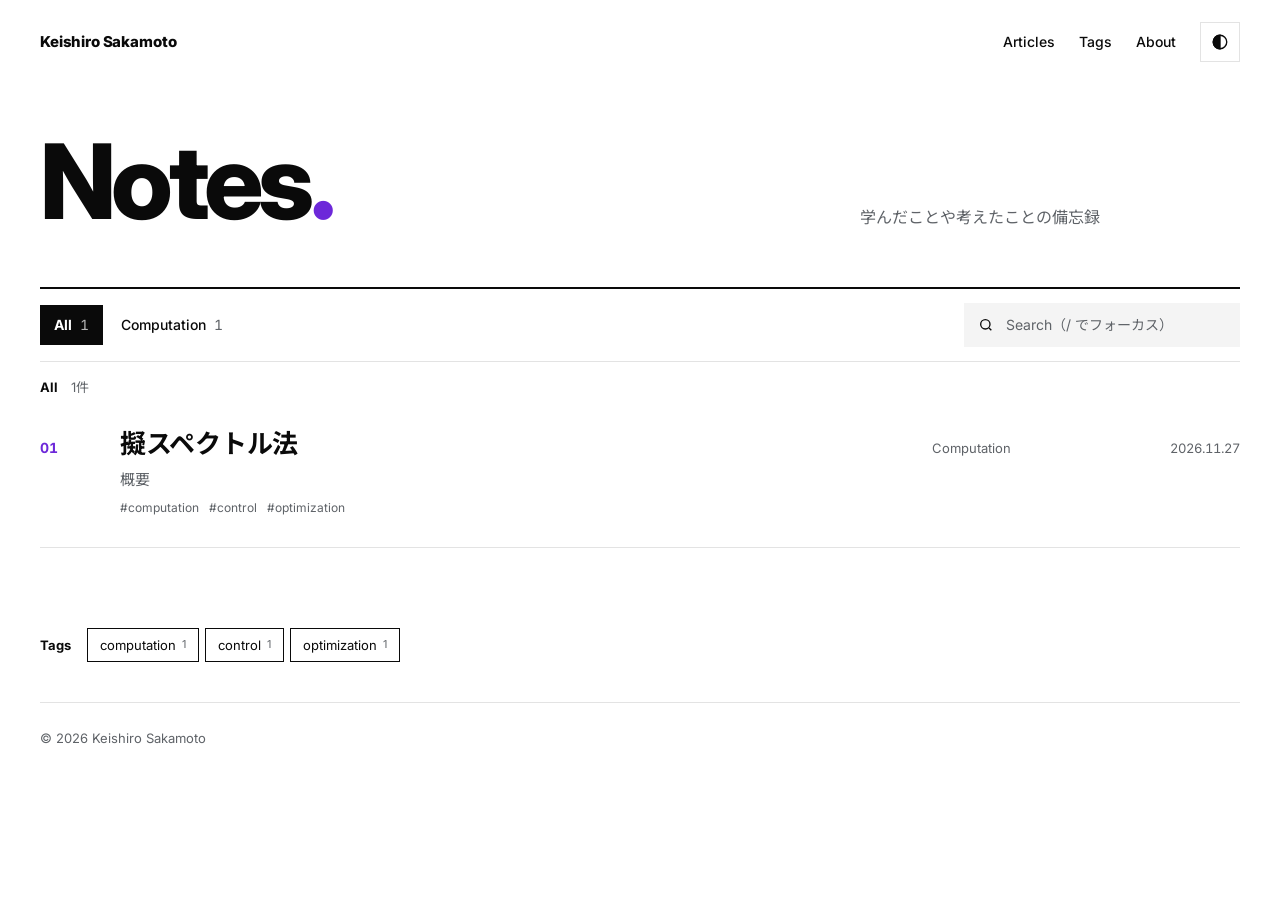
<file: index.html>
<!doctype html>
<html lang="ja">
<head>
  <meta charset="UTF-8" />
  <meta name="viewport" content="width=device-width, initial-scale=1.0" />
  <title>Keishiro Sakamoto</title>
  <meta name="description" content="学んだことや考えたことの備忘録" />
  <link rel="preconnect" href="https://fonts.googleapis.com" />
  <link rel="preconnect" href="https://fonts.gstatic.com" crossorigin />
  <link rel="stylesheet" href="https://fonts.googleapis.com/css2?family=Inter:wght@400;500;700;800&family=Noto+Sans+JP:wght@400;500;700;900&display=swap" />
  <link rel="stylesheet" href="assets/css/theme.css" />
  <link rel="stylesheet" href="assets/css/style.css" />
  <script src="assets/js/config.js"></script>
  <script defer src="assets/js/common.js"></script>
  <script defer src="assets/js/index.js"></script>
</head>
<body>
  <header class="site-header wrap">
    <a href="index.html" class="brand" data-site-title>Keishiro Sakamoto</a>
    <nav class="nav">
      <a href="index.html">Articles</a>
      <a href="#tags">Tags</a>
      <a href="post.html?p=about">About</a>
      <button class="theme-btn" id="themeBtn" type="button" aria-label="ダーク / ライト切替">
        <svg width="18" height="18" viewBox="0 0 24 24" fill="none" stroke="currentColor" stroke-width="1.8" aria-hidden="true"><circle cx="12" cy="12" r="9"/><path d="M12 3a9 9 0 0 0 0 18z" fill="currentColor"/></svg>
      </button>
    </nav>
  </header>

  <main class="wrap">
    <section class="hero">
      <h1 class="hero-title">Notes<span class="dot">.</span></h1>
      <p class="hero-lead">学んだことや考えたことの備忘録</p>
    </section>

    <section id="posts">
      <div class="filter-bar">
        <ul class="tabs" id="categoryTabs" aria-label="カテゴリ"></ul>
        <label class="search">
          <svg width="16" height="16" viewBox="0 0 24 24" fill="none" stroke="currentColor" stroke-width="2" aria-hidden="true"><circle cx="11" cy="11" r="7"/><path d="m20 20-3.5-3.5"/></svg>
          <span class="sr-only">記事を検索</span>
          <input id="searchInput" type="search" placeholder="Search（/ でフォーカス）" />
        </label>
      </div>

      <div class="list-meta">
        <span><strong id="listTitle">All</strong>　<span id="resultCount">0件</span></span>
        <div class="filters" id="activeFilters"></div>
      </div>

      <ol class="rows" id="postList"></ol>
      <div class="pagination" id="pagination"></div>

      <div class="tag-section" id="tags">
        <span class="tag-section-label">Tags</span>
        <div class="tag-list" id="tagList"></div>
      </div>
    </section>
  </main>

  <footer class="site-footer wrap">
    <span>© <span id="year"></span> <span data-site-title>Keishiro Sakamoto</span></span>
  </footer>
</body>
</html>
</file>
<file: assets/css/theme.css>
/* ==========================================================================
   theme.css — サイトの見た目はここだけ編集すれば変えられます
   --------------------------------------------------------------------------
   1. 差し色（パレット）は assets/js/config.js の SITE.palette で選ぶ
      'blue' | 'red' | 'green' | 'orange' | 'purple' | 'mono'
      → URL に ?palette=red を付けると、その場で試せます
   2. 独自の色にしたいときは、下の「独自パレット」の例をコピーして追加
   3. 文字・背景・罫線などの基本色は :root（ライト）と [data-theme="dark"]
   ========================================================================== */

/* ---------------------------------------------------------------- 基本色 (ライト) */
:root {
  --bg: #ffffff;          /* 背景 */
  --surface: #f4f4f4;     /* 検索欄など */
  --text: #0a0a0a;        /* 本文 */
  --muted: #5f6368;       /* 補足テキスト */
  --line: #e3e3e3;        /* 細い罫線 */
  --rule: #0a0a0a;        /* 太い罫線（区切り） */
  --code-bg: #0a0a0a;
  --code-text: #f4f4f4;
  --inline-code-bg: #f1f1f1;
  --selection: color-mix(in srgb, var(--accent) 22%, transparent);

  /* フォント */
  --font-sans: "Inter", "Noto Sans JP", ui-sans-serif, system-ui, -apple-system, "Hiragino Sans", sans-serif;
  --font-mono: "JetBrains Mono", ui-monospace, SFMono-Regular, Menlo, Consolas, monospace;

  /* 文字サイズ・レイアウト */
  --hero-size: clamp(56px, 10vw, 104px);  /* 一覧ページの大見出し */
  --title-size: clamp(32px, 5.2vw, 60px); /* 記事タイトル */
  --body-size: 17px;
  --maxw: 1200px;
  --radius: 0px;           /* 角丸。0 で Swiss らしいシャープさ、6px などで柔らかく */
}

/* ---------------------------------------------------------------- 基本色 (ダーク) */
html[data-theme="dark"] {
  --bg: #0d0d0f;
  --surface: #1a1a1d;
  --text: #f2f2f2;
  --muted: #a1a1aa;
  --line: #2a2a2e;
  --rule: #f2f2f2;
  --code-bg: #18181b;
  --code-text: #e4e4e7;
  --inline-code-bg: #232327;
}

/* ---------------------------------------------------------------- 差し色パレット
   --accent-light : ライトテーマで使う色（白背景でコントラスト 4.5:1 以上）
   --accent-dark  : ダークテーマで使う色（明るめ）                                */
html,
html[data-palette="blue"]   { --accent-light: #1d4ed8; --accent-dark: #7aa2ff; }
html[data-palette="red"]    { --accent-light: #d1002a; --accent-dark: #ff6b7f; }
html[data-palette="green"]  { --accent-light: #0f7b4f; --accent-dark: #4fd69c; }
html[data-palette="orange"] { --accent-light: #c2410c; --accent-dark: #ff9b5e; }
html[data-palette="purple"] { --accent-light: #6d28d9; --accent-dark: #b794ff; }
html[data-palette="mono"]   { --accent-light: #0a0a0a; --accent-dark: #f2f2f2; }

/* 独自パレットの例（config.js で palette: 'teal' と指定）
html[data-palette="teal"]   { --accent-light: #0f766e; --accent-dark: #5eead4; }
*/

html { --accent: var(--accent-light); --accent-contrast: #ffffff; }
html[data-theme="dark"] { --accent: var(--accent-dark); --accent-contrast: #0a0a0a; }
</file>
<file: assets/css/style.css>
/* レイアウトと部品。色・フォントは theme.css の変数を使う */

* { box-sizing: border-box; }
html { scroll-behavior: smooth; scroll-padding-top: 24px; }
body {
  margin: 0;
  font-family: var(--font-sans);
  background: var(--bg);
  color: var(--text);
  line-height: 1.7;
  -webkit-font-smoothing: antialiased;
  font-feature-settings: "palt" 0;
}
::selection { background: var(--selection); }
a { color: inherit; text-decoration: none; }
a:hover { color: var(--accent); }
button, input { font: inherit; color: inherit; }
:focus-visible { outline: 2px solid var(--accent); outline-offset: 2px; }
[hidden] { display: none !important; }
.sr-only { position: absolute; width: 1px; height: 1px; overflow: hidden; clip: rect(0 0 0 0); white-space: nowrap; }
.wrap { width: min(var(--maxw), calc(100% - 48px)); margin: 0 auto; }

/* ---------------------------------------------------------------- header / footer */
.site-header {
  display: flex;
  flex-wrap: wrap;
  gap: 16px;
  justify-content: space-between;
  align-items: center;
  padding: 22px 0;
  font-size: 14px;
  font-weight: 500;
}
.brand { font-weight: 800; letter-spacing: -0.01em; font-size: 15px; }
.nav { display: flex; gap: 24px; align-items: center; }
.theme-btn {
  width: 40px;
  height: 40px;
  display: inline-flex;
  align-items: center;
  justify-content: center;
  border: 1px solid var(--line);
  border-radius: var(--radius);
  background: transparent;
  cursor: pointer;
}
.theme-btn:hover { border-color: var(--text); }
.site-footer {
  display: flex;
  flex-wrap: wrap;
  justify-content: space-between;
  gap: 12px;
  padding: 24px 0 40px;
  margin-top: 40px;
  border-top: 1px solid var(--line);
  color: var(--muted);
  font-size: 13px;
}

/* ---------------------------------------------------------------- index: hero */
.hero {
  display: flex;
  flex-wrap: wrap;
  gap: 24px 64px;
  align-items: flex-end;
  padding: 48px 0 56px;
}
.hero-title {
  flex: 1 1 480px;
  margin: 0;
  font-size: var(--hero-size);
  line-height: 0.95;
  font-weight: 800;
  letter-spacing: -0.045em;
}
.dot { color: var(--accent); }
.hero-lead { flex: 1 1 300px; max-width: 380px; margin: 0; color: var(--muted); font-size: 16px; }

/* ---------------------------------------------------------------- index: filter bar */
.filter-bar {
  display: flex;
  flex-wrap: wrap;
  gap: 12px;
  align-items: center;
  padding: 14px 0;
  border-top: 2px solid var(--rule);
  border-bottom: 1px solid var(--line);
}
.tabs { list-style: none; margin: 0; padding: 0; display: flex; flex-wrap: wrap; gap: 4px; }
.tab {
  display: inline-flex;
  align-items: center;
  gap: 8px;
  min-height: 40px;
  padding: 6px 14px;
  border: 0;
  border-radius: var(--radius);
  background: transparent;
  font-size: 14px;
  font-weight: 500;
  cursor: pointer;
}
.tab .n { color: var(--muted); font-weight: 400; font-variant-numeric: tabular-nums; }
.tab.sub { color: var(--muted); }
.tab:hover { color: var(--accent); }
.tab.active { background: var(--text); color: var(--bg); font-weight: 700; }
.tab.active .n { color: inherit; opacity: 0.7; }

.search {
  margin-left: auto;
  display: flex;
  align-items: center;
  gap: 10px;
  min-width: 240px;
  height: 44px;
  padding: 0 14px;
  background: var(--surface);
  border-radius: var(--radius);
}
.search input { flex: 1; min-width: 0; border: 0; background: transparent; outline: none; font-size: 14px; height: 40px; }
.search input::placeholder { color: var(--muted); }

.list-meta {
  display: flex;
  flex-wrap: wrap;
  justify-content: space-between;
  align-items: center;
  gap: 8px;
  padding: 14px 0 0;
  font-size: 13px;
  color: var(--muted);
}
.list-meta strong { color: var(--text); }
.filters { display: flex; flex-wrap: wrap; gap: 6px; }
.filter-chip {
  border: 0;
  background: var(--accent);
  color: var(--accent-contrast);
  border-radius: var(--radius);
  padding: 3px 10px;
  font-size: 12px;
  cursor: pointer;
}

/* ---------------------------------------------------------------- index: rows */
.rows { list-style: none; margin: 0; padding: 0; }
.row { border-bottom: 1px solid var(--line); }
.row-link {
  display: flex;
  flex-wrap: wrap;
  gap: 8px 32px;
  align-items: baseline;
  padding: 28px 0;
}
.row-no { flex: 0 0 48px; font-size: 14px; font-weight: 700; color: var(--accent); font-variant-numeric: tabular-nums; }
.row-main { flex: 1 1 440px; min-width: 0; display: flex; flex-direction: column; gap: 6px; }
.row-title { font-size: 26px; font-weight: 700; line-height: 1.35; letter-spacing: -0.01em; }
.row-link:hover .row-title { color: var(--accent); }
.row-summary { font-size: 15px; color: var(--muted); }
.row-tags { display: flex; flex-wrap: wrap; gap: 10px; font-size: 12px; color: var(--muted); }
.row-cat { flex: 0 1 180px; font-size: 13px; color: var(--muted); }
.row-date { flex: 0 0 96px; font-size: 13px; color: var(--muted); text-align: right; font-variant-numeric: tabular-nums; }
.draft { color: var(--accent); font-weight: 700; }
.empty { padding: 40px 0; color: var(--muted); }

.pagination { display: flex; flex-wrap: wrap; gap: 4px; justify-content: center; margin-top: 32px; }
.page-btn {
  min-width: 40px;
  min-height: 40px;
  border: 1px solid var(--line);
  border-radius: var(--radius);
  background: transparent;
  padding: 6px 12px;
  cursor: pointer;
  font-variant-numeric: tabular-nums;
}
.page-btn:hover:not(:disabled) { border-color: var(--text); }
.page-btn.active { background: var(--text); color: var(--bg); border-color: var(--text); font-weight: 700; }
.page-btn:disabled { opacity: 0.35; cursor: not-allowed; }
.page-ellipsis { padding: 8px 4px; color: var(--muted); }

.tag-section { display: flex; flex-wrap: wrap; gap: 8px; align-items: center; margin-top: 48px; }
.tag-section-label { font-size: 13px; font-weight: 700; margin-right: 8px; }
.tag-list { display: flex; flex-wrap: wrap; gap: 6px; }
.tag {
  display: inline-flex;
  align-items: center;
  gap: 6px;
  padding: 5px 12px;
  border: 1px solid var(--text);
  border-radius: var(--radius);
  background: transparent;
  font-size: 13px;
  cursor: pointer;
}
.tag small { color: var(--muted); }
.tag:hover { border-color: var(--accent); color: var(--accent); }
.tag.active { background: var(--accent); border-color: var(--accent); color: var(--accent-contrast); }
.tag.active small { color: inherit; opacity: 0.8; }
.tag-list.small .tag { padding: 3px 10px; font-size: 12px; }

/* ---------------------------------------------------------------- post: head */
.post-head { padding: 40px 0 0; }
.post-category { margin: 0 0 16px; font-size: 14px; font-weight: 700; color: var(--accent); display: flex; flex-wrap: wrap; gap: 4px; }
.post-category .sep { opacity: 0.6; margin: 0 2px; }
.post-title {
  margin: 0;
  max-width: 980px;
  font-size: var(--title-size);
  line-height: 1.2;
  font-weight: 900;
  letter-spacing: -0.02em;
  word-break: break-word;
}

/* ---------------------------------------------------------------- post: layout */
.post-layout {
  display: grid;
  grid-template-columns: 240px minmax(0, 720px);
  gap: 40px 64px;
  padding: 48px 0 40px;
  align-items: start;
}
.post-aside {
  position: sticky;
  top: 24px;
  max-height: calc(100vh - 48px);
  overflow: auto;
  border-top: 2px solid var(--rule);
  padding-top: 16px;
  font-size: 13px;
}
.post-meta { margin: 0 0 28px; display: grid; grid-template-columns: repeat(2, minmax(0, 1fr)); gap: 12px 16px; }
.post-meta dt { color: var(--muted); }
.post-meta dd { margin: 0; font-weight: 700; font-variant-numeric: tabular-nums; }
.aside-block { margin-bottom: 28px; }
.aside-label { margin: 0 0 8px; color: var(--muted); }

#toc ol { list-style: none; margin: 0; padding: 0; display: flex; flex-direction: column; gap: 2px; }
#toc a { display: flex; gap: 10px; padding: 3px 0; font-weight: 500; line-height: 1.5; }
#toc .num { color: var(--muted); font-variant-numeric: tabular-nums; flex: none; min-width: 1.6em; }
#toc .toc-h3 a { padding-left: calc(1.6em + 10px); font-weight: 400; color: var(--muted); }
#toc a:hover, #toc a.active { color: var(--accent); }
#toc a.active .num { color: var(--accent); }
#toc .anchor { display: none; }

.post-main { min-width: 0; }

.related { margin-top: 56px; padding-top: 16px; border-top: 1px solid var(--line); }
.related h2 { margin: 0 0 8px; font-size: 13px; font-weight: 700; }
.related ul { list-style: none; margin: 0; padding: 0; }
.related li { display: flex; justify-content: space-between; gap: 16px; padding: 10px 0; border-bottom: 1px solid var(--line); }
.related li a { font-weight: 500; }
.related .date { color: var(--muted); font-size: 13px; font-variant-numeric: tabular-nums; flex: none; }

.pager { display: grid; grid-template-columns: 1fr 1fr; margin-top: 40px; border-top: 2px solid var(--rule); }
.pager-link { padding: 20px 0; font-weight: 700; font-size: 18px; line-height: 1.4; }
.pager-link .label { display: block; font-size: 12px; font-weight: 500; color: var(--muted); margin-bottom: 4px; }
.pager-link.prev { padding-right: 20px; }
.pager-link.next { padding-left: 20px; text-align: right; grid-column: 2; }

/* ---------------------------------------------------------------- prose (本文) */
.prose { font-size: var(--body-size); line-height: 1.9; overflow-wrap: break-word; }
.prose > :first-child { margin-top: 0; }
.prose > p:first-child { font-size: 1.22em; line-height: 1.7; font-weight: 500; }
.prose p, .prose ul, .prose ol, .prose blockquote, .prose pre, .prose .table-wrap, .prose figure { margin: 0 0 1.2em; }
.prose h2, .prose h3, .prose h4 { position: relative; line-height: 1.4; scroll-margin-top: 24px; }
.prose h2 { font-size: 1.65em; font-weight: 800; margin: 2.4em 0 0.7em; letter-spacing: -0.01em; }
.prose h3 { font-size: 1.25em; font-weight: 700; margin: 2em 0 0.6em; }
.prose h4 { font-size: 1.05em; font-weight: 700; margin: 1.6em 0 0.5em; }

.number-headings .prose { counter-reset: h2; }
.number-headings .prose h2 { display: flex; gap: 16px; align-items: baseline; }
.number-headings .prose h2::before {
  counter-increment: h2;
  content: counter(h2, decimal-leading-zero);
  font-size: 14px;
  font-weight: 700;
  color: var(--accent);
  font-variant-numeric: tabular-nums;
}

.prose .anchor { margin-left: 8px; color: var(--muted); opacity: 0; font-weight: 400; text-decoration: none; }
.prose h2:hover .anchor, .prose h3:hover .anchor { opacity: 1; }
.prose a:not(.anchor) { color: var(--accent); text-decoration: underline; text-underline-offset: 3px; text-decoration-thickness: 1px; }
.prose strong { font-weight: 700; }
.prose li + li { margin-top: 0.3em; }
.prose hr { border: 0; border-top: 2px solid var(--rule); margin: 3em 0; }
.prose img { max-width: 100%; height: auto; display: block; margin: 0 auto; border-radius: var(--radius); }
.prose blockquote { padding: 4px 0 4px 20px; border-left: 2px solid var(--accent); color: var(--muted); }
.prose blockquote > :last-child { margin-bottom: 0; }

.prose :not(pre) > code {
  font-family: var(--font-mono);
  font-size: 0.88em;
  background: var(--inline-code-bg);
  padding: 0.12em 0.38em;
  border-radius: var(--radius);
}
.prose pre {
  position: relative;
  overflow: auto;
  padding: 20px 24px;
  background: var(--code-bg);
  color: var(--code-text);
  border-radius: var(--radius);
  font-size: 14px;
  line-height: 1.7;
}
.prose pre code { font-family: var(--font-mono); background: none; padding: 0; }
.prose pre code.hljs { background: transparent; padding: 0; color: inherit; }
.prose pre[data-lang]::before {
  content: attr(data-lang);
  position: absolute;
  top: 8px;
  right: 72px;
  font-family: var(--font-sans);
  font-size: 11px;
  color: #9ca3af;
}
.copy-btn {
  position: absolute;
  top: 6px;
  right: 8px;
  padding: 2px 10px;
  border: 1px solid #3f3f46;
  border-radius: var(--radius);
  background: transparent;
  color: #d4d4d8;
  font-size: 11px;
  cursor: pointer;
  opacity: 0;
  transition: opacity 0.15s;
}
.prose pre:hover .copy-btn, .copy-btn:focus-visible { opacity: 1; }

.table-wrap { overflow-x: auto; }
.prose table { border-collapse: collapse; min-width: 60%; font-size: 0.92em; }
.prose th, .prose td { padding: 8px 14px; border-bottom: 1px solid var(--line); text-align: left; }
.prose thead th { border-bottom: 2px solid var(--rule); font-weight: 700; }

/* 数式: ディスプレイ数式は上下に罫線 */
.prose mjx-container[display="true"] {
  display: block;
  margin: 2em 0 !important;
  padding: 1.4em 0;
  border-top: 1px solid var(--line);
  border-bottom: 1px solid var(--line);
  overflow-x: auto;
  overflow-y: hidden;
  max-width: 100%;
}
.prose mjx-container[display="true"] + mjx-container[display="true"] { margin-top: -2em !important; border-top: 0; }

/* ---------------------------------------------------------------- responsive */
@media (max-width: 960px) {
  .post-layout { grid-template-columns: minmax(0, 1fr); gap: 32px; }
  .post-aside { position: static; max-height: none; }
}
@media (max-width: 720px) {
  .wrap { width: calc(100% - 32px); }
  .nav { gap: 16px; }
  .search { margin-left: 0; width: 100%; }
  .row-link { padding: 22px 0; }
  .row-title { font-size: 21px; }
  .row-no, .row-cat { flex-basis: auto; }
  .row-date { text-align: left; }
  .pager { grid-template-columns: 1fr; }
  .pager-link.next { grid-column: 1; padding-left: 0; border-top: 1px solid var(--line); }
}
</file>
